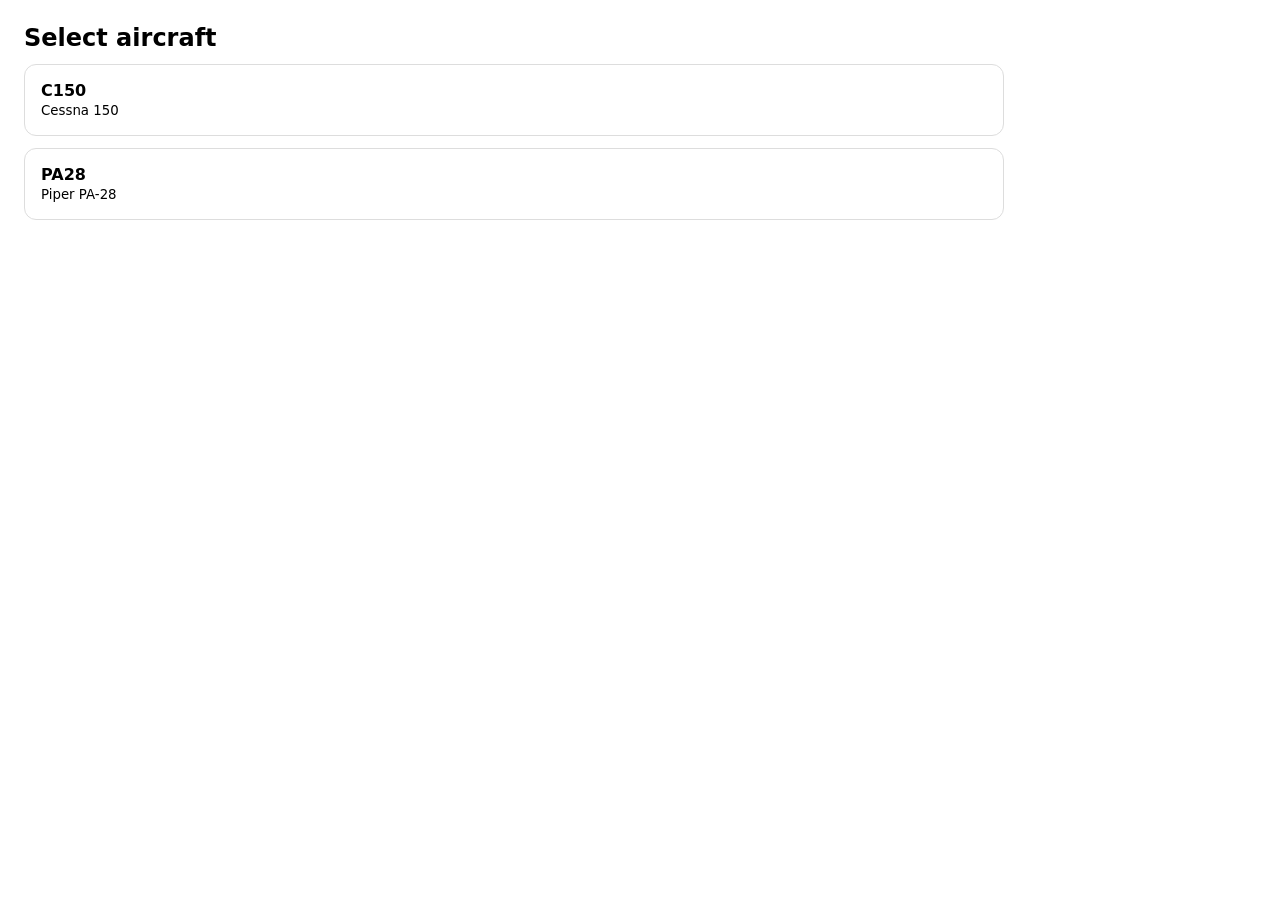
<file: app/index.html>
<!doctype html>
<html>
<head>
  <meta charset="utf-8" />
  <title>Checklists</title>
  <meta name="viewport" content="width=device-width,initial-scale=1" />
  <link rel="stylesheet" href="css/app.css">
  <link rel="manifest" href="manifest.json">
  <meta name="apple-mobile-web-app-capable" content="yes">
</head>
<body>
  <div id="step-aircraft">
    <h2>Select aircraft</h2>
    <a class="card" id="pick-c150" href="#">
      <strong>C150</strong><br/>
      <small>Cessna 150</small>
    </a>
    <a class="card" id="pick-pa28" href="#">
      <strong>PA28</strong><br/>
      <small>Piper PA-28</small>
    </a>
  </div>

  <div id="step-session" style="display:none">
    <a id="back-aircraft" href="#" style="display:inline-block;margin-bottom:1rem;">← Back</a>
    <h2>Continue?</h2>
    <a class="card" id="pick-resume" href="#">
      <strong>Resume latest flight</strong><br/>
      <small>Continue where you left off</small>
    </a>
    <a class="card" id="pick-new" href="#">
      <strong>New flight</strong><br/>
      <small>Clear all checklists and start fresh</small>
    </a>
  </div>

  <script>
    const stepAircraft = document.getElementById('step-aircraft');
    const stepSession = document.getElementById('step-session');

    function hasSavedFlight(aircraft) {
      for (let i = 0; i < localStorage.length; i++) {
        const key = localStorage.key(i);
        if (key && key.startsWith('checklist_' + aircraft + '_')) {
          const state = JSON.parse(localStorage.getItem(key) || '{}');
          if (Object.values(state).some(Boolean)) return true;
        }
      }
      return false;
    }

    function clearFlight(aircraft) {
      const keysToRemove = [];
      for (let i = 0; i < localStorage.length; i++) {
        const key = localStorage.key(i);
        if (key && key.startsWith('checklist_' + aircraft + '_')) keysToRemove.push(key);
      }
      keysToRemove.forEach(k => localStorage.removeItem(k));
    }

    function pickAircraft(aircraft) {
      localStorage.setItem('current_aircraft', aircraft);
      if (hasSavedFlight(aircraft)) {
        stepAircraft.style.display = 'none';
        stepSession.style.display = '';
      } else {
        window.location.href = 'html/checklists.html';
      }
    }

    document.getElementById('pick-c150').addEventListener('click', e => { e.preventDefault(); pickAircraft('c150'); });
    document.getElementById('pick-pa28').addEventListener('click', e => { e.preventDefault(); pickAircraft('pa28'); });

    document.getElementById('back-aircraft').addEventListener('click', e => {
      e.preventDefault();
      stepSession.style.display = 'none';
      stepAircraft.style.display = '';
    });

    document.getElementById('pick-resume').addEventListener('click', e => {
      e.preventDefault();
      window.location.href = 'html/checklists.html';
    });

    document.getElementById('pick-new').addEventListener('click', e => {
      e.preventDefault();
      clearFlight(localStorage.getItem('current_aircraft'));
      window.location.href = 'html/checklists.html';
    });
  </script>
  <script>
    if ('serviceWorker' in navigator) {
      navigator.serviceWorker.register('./sw.js');
    }
  </script>
</body>
</html>
</file>
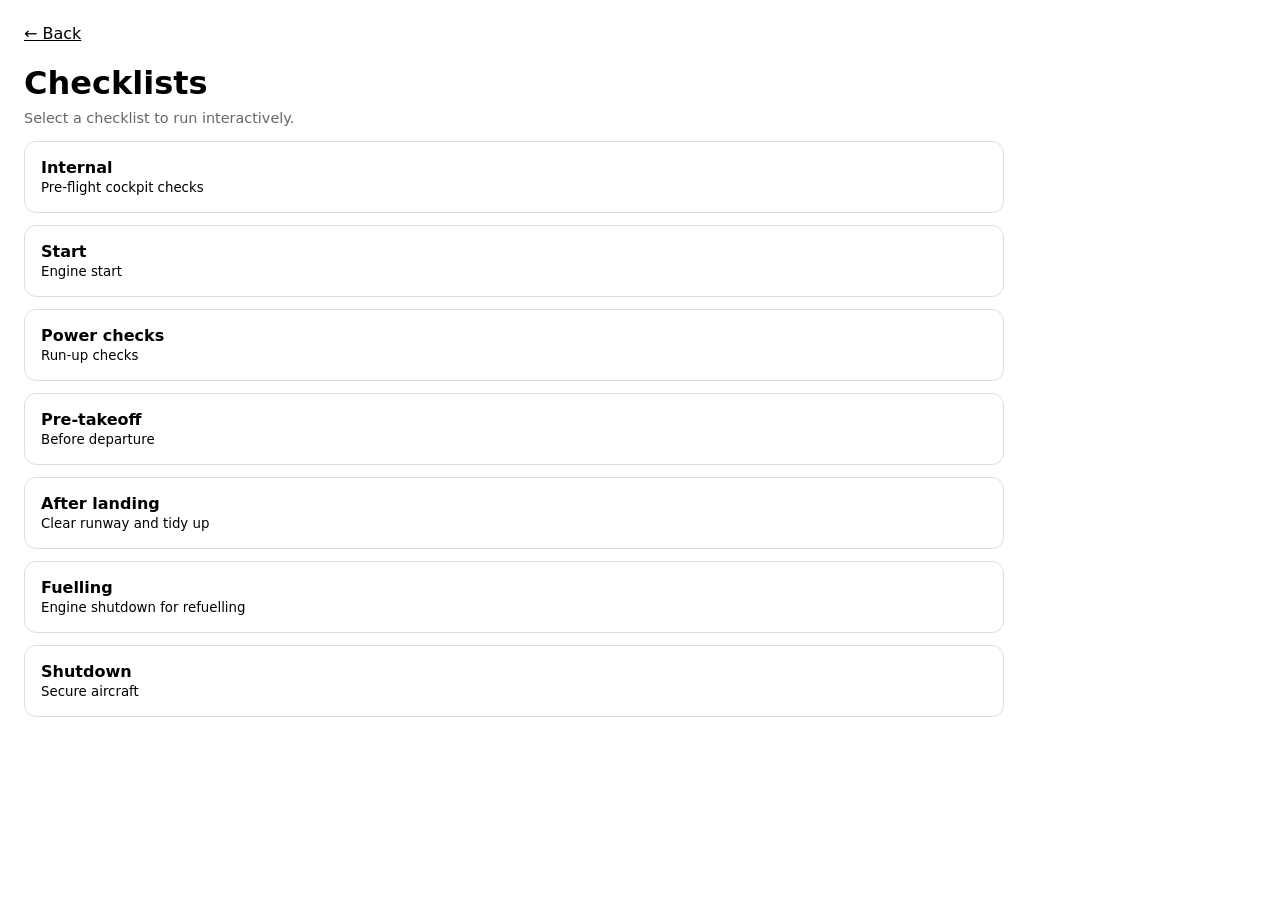
<file: app/html/checklists.html>
<!doctype html>
<html>
<head>
  <meta charset="utf-8" />
  <title>Checklists</title>
  <meta name="viewport" content="width=device-width,initial-scale=1" />
  <link rel="stylesheet" href="../css/app.css">
</head>
<body>
  <a href="../index.html">← Back</a>
  <h1>Checklists</h1>
  <p class="hint">Select a checklist to run interactively.</p>

  <div id="list"></div>
  <script>
    const META = {
      preflight:     { title: 'Preflight',      sub: 'External pre-flight checks' },
      internal:      { title: 'Internal',        sub: 'Pre-flight cockpit checks' },
      start:         { title: 'Start',           sub: 'Engine start' },
      power_checks:  { title: 'Power checks',    sub: 'Run-up checks' },
      pre_takeoff:   { title: 'Pre-takeoff',     sub: 'Before departure' },
      after_landing: { title: 'After landing',   sub: 'Clear runway and tidy up' },
      fuelling:      { title: 'Fuelling',        sub: 'Engine shutdown for refuelling' },
      shutdown:      { title: 'Shutdown',        sub: 'Secure aircraft' },
    };
    const SEQUENCES = {
      c150: ['internal','start','power_checks','pre_takeoff','after_landing','fuelling','shutdown'],
      pa28: ['preflight','internal','start','power_checks','pre_takeoff','after_landing','shutdown'],
    };
    const aircraft = localStorage.getItem('current_aircraft') || 'c150';
    const seq = SEQUENCES[aircraft] || SEQUENCES.c150;
    const list = document.getElementById('list');
    seq.forEach(key => {
      const m = META[key];
      const a = document.createElement('a');
      a.className = 'card';
      a.href = `checklist.html?name=${key}`;
      a.innerHTML = `<strong>${m.title}</strong><br/><small>${m.sub}</small>`;
      list.appendChild(a);
    });
  </script>
</body>
</html>
</file>
<file: app/css/app.css>
body {
  font-family: system-ui;
  margin: 1.5rem;
  max-width: 980px;
}

a { color: inherit; }
a:hover { opacity: 0.85; }

h1, h2, h3 { margin-bottom: 0.4rem; }

.hint {
  color: #666;
  font-size: 0.9rem;
  margin-top: 0.5rem;
}

/* Cards (index + checklists hub) */
a.card {
  display: block;
  padding: 1rem;
  border: 1px solid #ddd;
  border-radius: 12px;
  text-decoration: none;
  color: inherit;
  margin: 0.75rem 0;
}
a.card:hover { border-color: #aaa; }

button {
  margin-top: 1rem;
  padding: 0.6rem 0.9rem;
  border-radius: 12px;
  border: 1px solid #ddd;
  background: white;
  cursor: pointer;
}
button:hover { border-color: #bbb; }

/* Checklist styles */
.list {
  margin-top: 1rem;
  border: 1px solid #e5e5e5;
  border-radius: 14px;
  overflow: hidden;
}

.item {
  display: grid;
  grid-template-columns: auto 1fr; /* checkbox first */
  gap: 0.75rem;
  padding: 0.85rem 1rem;
  border-top: 1px solid #eee;
  align-items: center;
  background: white;
}
.item:first-child { border-top: none; }

.item.done {
  background: #f6f6f6;
  color: #888;
}
.item.done .label { text-decoration: line-through; }

input[type="checkbox"] {
  width: 22px;
  height: 22px;
  accent-color: #111;
  cursor: pointer;
}

.item input[type="checkbox"] {
  margin-right: 0.25rem;
}
</file>
